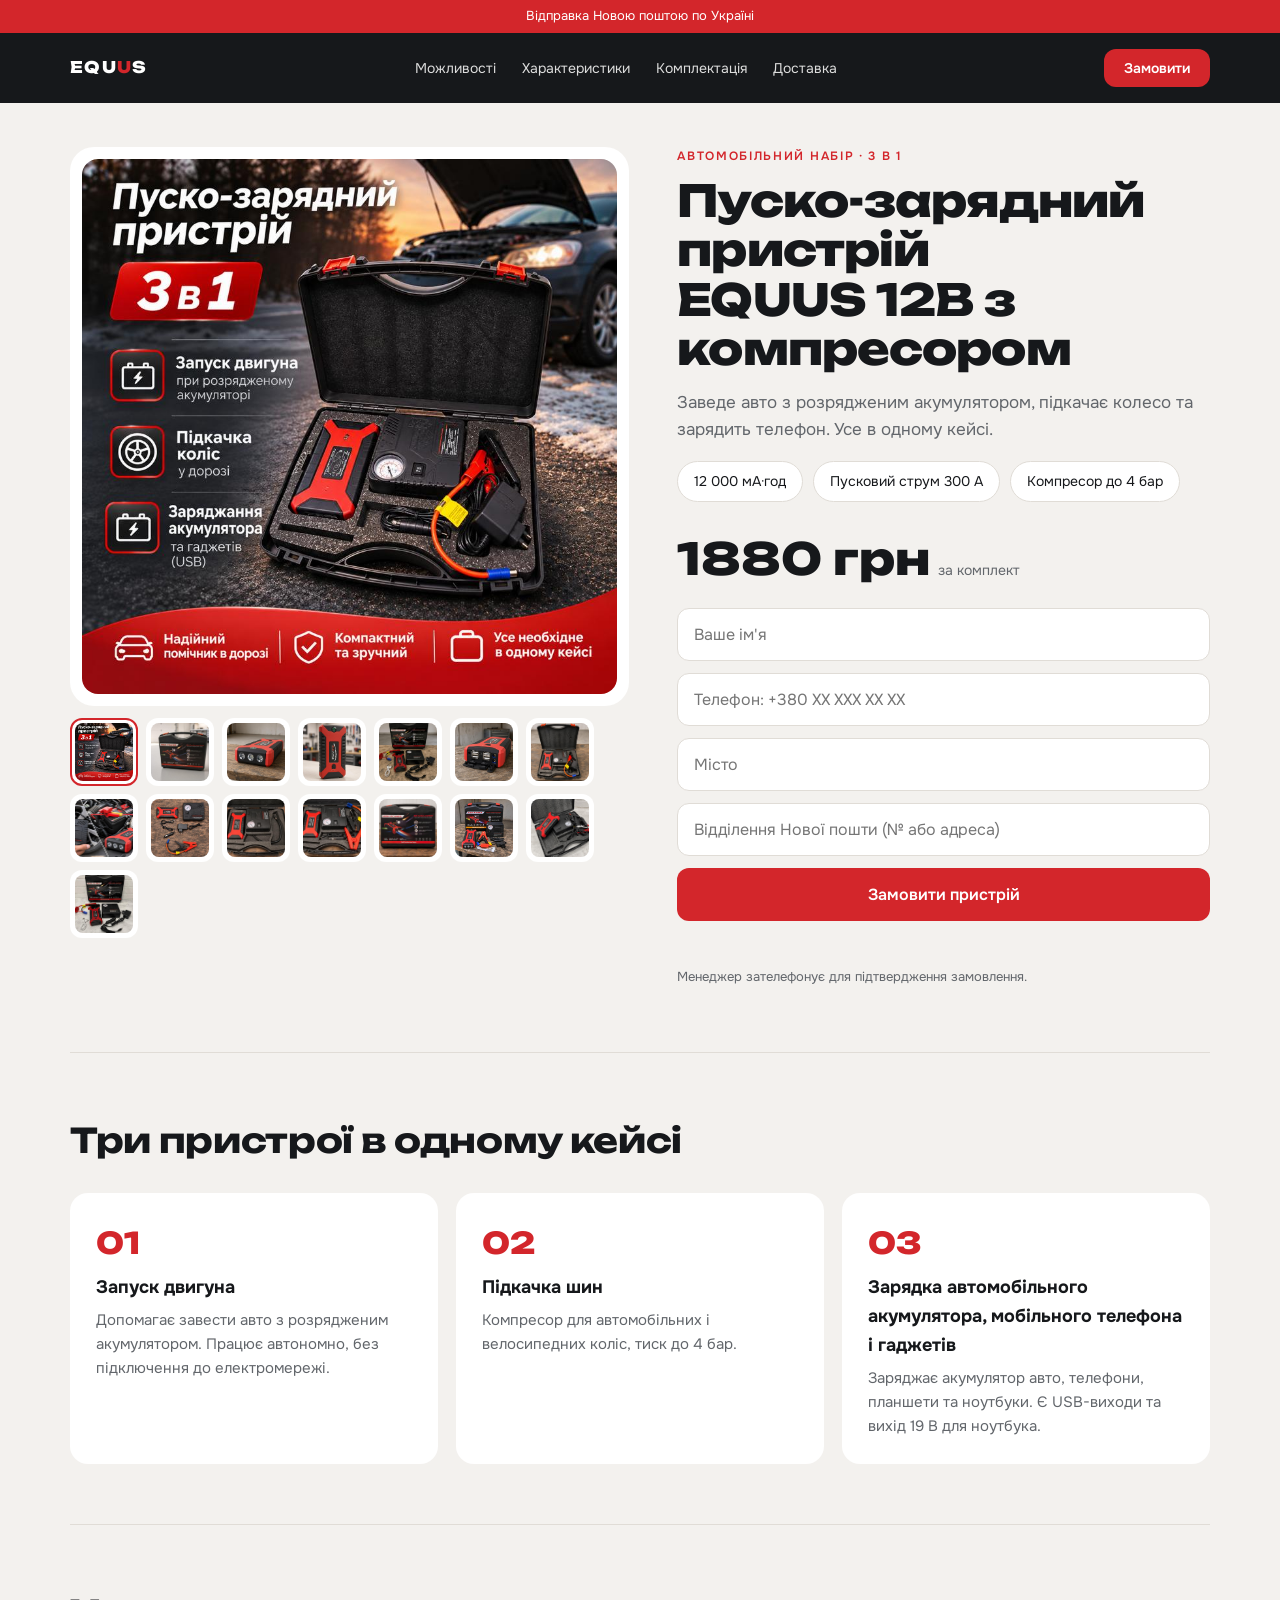
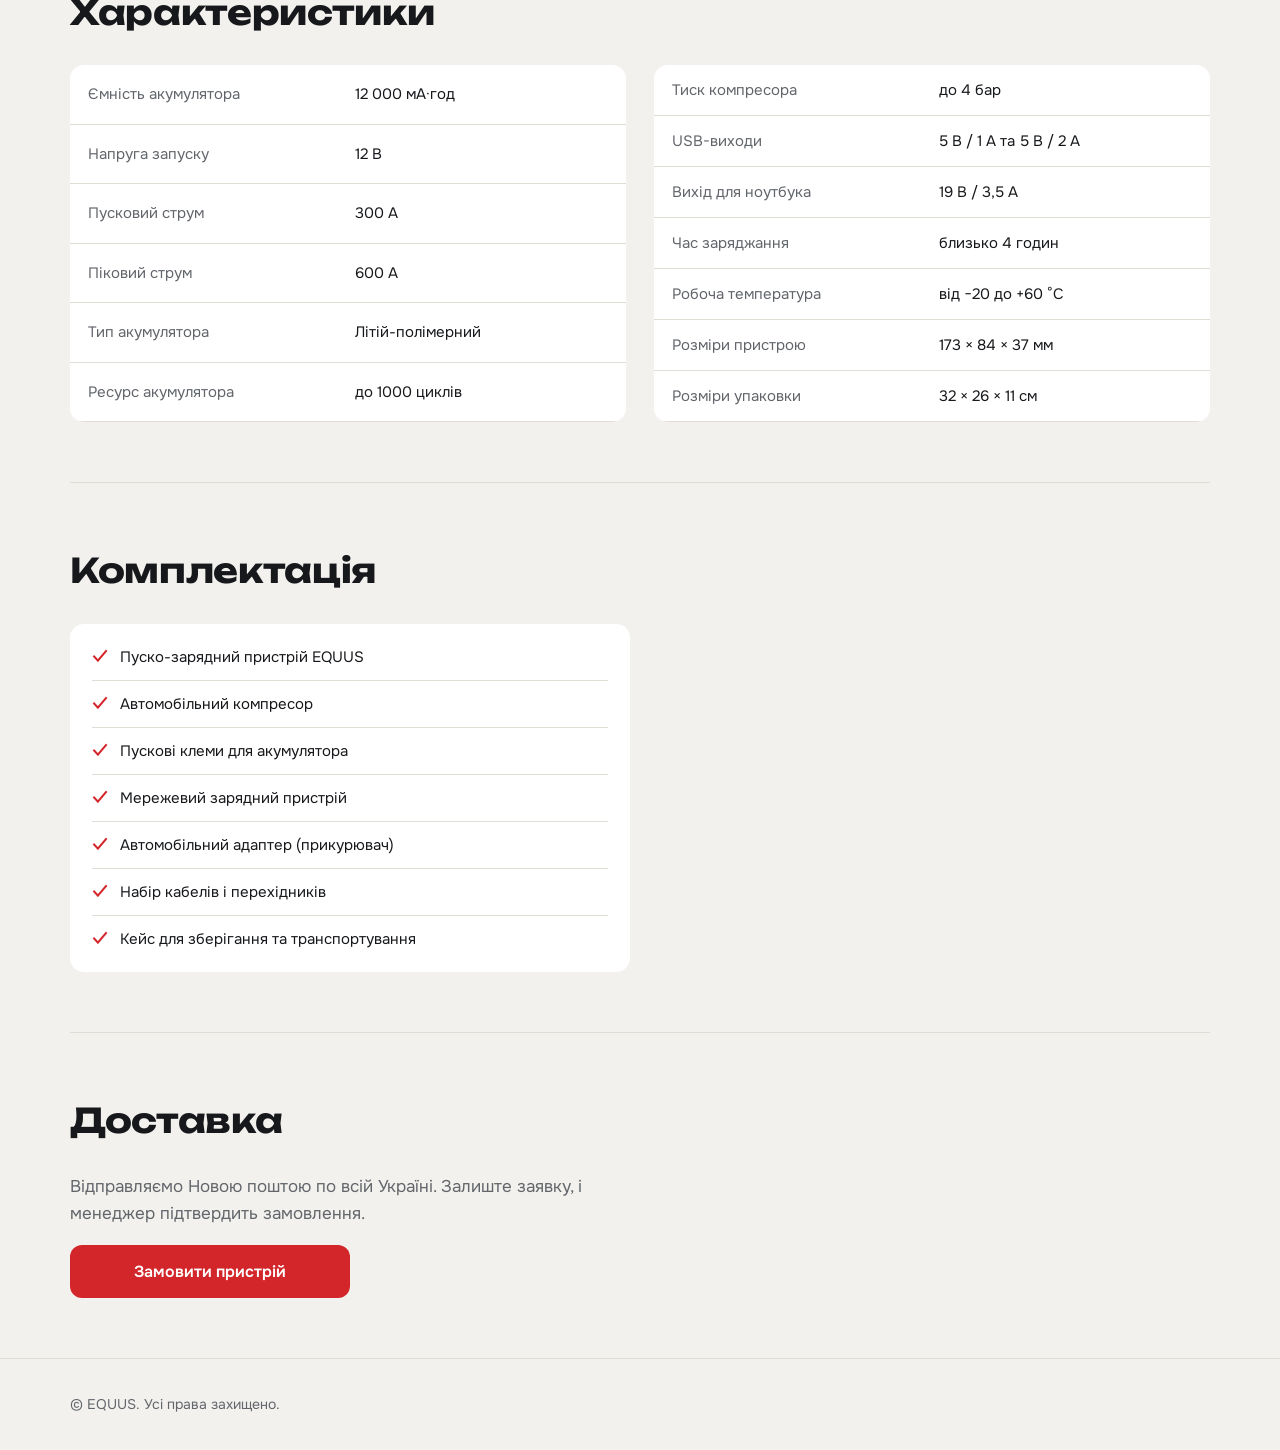
<file: index.html>
<!DOCTYPE html>
<html lang="uk">
<head>
<meta charset="utf-8">
<meta name="viewport" content="width=device-width, initial-scale=1">
<title>Пуско-зарядний пристрій EQUUS 12В з компресором 3 в 1</title>
<meta name="description" content="Запуск двигуна, підкачка коліс і зарядка гаджетів в одному кейсі. Пусковий струм 300 А. Відправка Новою поштою.">
<link rel="stylesheet" href="https://fonts.googleapis.com/css2?family=Unbounded:wght@600;800&family=Onest:wght@400;500;600&display=swap">
<link rel="stylesheet" href="style.css?v=2">
</head>
<body>
<div class="top">Відправка Новою поштою по Україні</div>
<header><div class="wrap">
  <div class="logo">EQU<i>U</i>S</div>
  <nav><a href="#features">Можливості</a><a href="#specs">Характеристики</a><a href="#kit">Комплектація</a><a href="#delivery">Доставка</a></nav>
  <a class="btn sm" href="#order">Замовити</a>
</div></header>

<main class="wrap">
<div class="hero">
  <div>
    <div class="stage"><img id="big" alt="Пуско-зарядний пристрій EQUUS 3 в 1"></div>
    <div class="th" id="th"></div>
  </div>
  <div id="order">
    <div class="kicker">Автомобільний набір · 3 в 1</div>
    <h1>Пуско-зарядний пристрій <span class="nw">EQUUS&nbsp;12В</span> з компресором</h1>
    <p class="lead">Заведе авто з розрядженим акумулятором, підкачає колесо та зарядить телефон. Усе в одному кейсі.</p>
    <div class="chips"><span>12 000 мА·год</span><span>Пусковий струм 300 А</span><span>Компресор до 4 бар</span></div>
    <div class="price" id="price" hidden></div>
    <form id="f" novalidate>
      <input name="name" id="name" placeholder="Ваше ім'я" autocomplete="name" required minlength="2">
      <input name="phone" id="phone" type="tel" placeholder="Телефон: +380 XX XXX XX XX" autocomplete="tel" required pattern="^\+?[0-9\s\-()]{10,17}$">
      <input name="city" id="city" placeholder="Місто" autocomplete="address-level2" required minlength="2">
      <input name="branch" id="branch" placeholder="Відділення Нової пошти (№ або адреса)" autocomplete="off" required>
      <input type="text" id="hp" tabindex="-1" autocomplete="off" style="position:absolute;left:-9999px" aria-hidden="true">
      <button class="btn" id="btn" type="submit">Замовити пристрій</button>
      <div id="msg" role="status"></div>
      <p class="note">Менеджер зателефонує для підтвердження замовлення.</p>
    </form>
  </div>
</div>

<section class="sec" id="features">
  <h2>Три пристрої в одному кейсі</h2>
  <div class="grid">
    <div class="card"><span class="num">01</span><b>Запуск двигуна</b><p>Допомагає завести авто з розрядженим акумулятором. Працює автономно, без підключення до електромережі.</p></div>
    <div class="card"><span class="num">02</span><b>Підкачка шин</b><p>Компресор для автомобільних і велосипедних коліс, тиск до 4 бар.</p></div>
    <div class="card"><span class="num">03</span><b>Зарядка автомобільного акумулятора, мобільного телефона і гаджетів</b><p>Заряджає акумулятор авто, телефони, планшети та ноутбуки. Є USB-виходи та вихід 19 В для ноутбука.</p></div>
  </div>
</section>

<section class="sec" id="specs">
  <h2>Характеристики</h2>
  <div class="two">
    <table>
      <tr><td>Ємність акумулятора</td><td>12 000 мА·год</td></tr>
      <tr><td>Напруга запуску</td><td>12 В</td></tr>
      <tr><td>Пусковий струм</td><td>300 А</td></tr>
      <tr><td>Піковий струм</td><td>600 А</td></tr>
      <tr><td>Тип акумулятора</td><td>Літій-полімерний</td></tr>
      <tr><td>Ресурс акумулятора</td><td>до 1000 циклів</td></tr>
    </table>
    <table>
      <tr><td>Тиск компресора</td><td>до 4 бар</td></tr>
      <tr><td>USB-виходи</td><td>5 В / 1 А та 5 В / 2 А</td></tr>
      <tr><td>Вихід для ноутбука</td><td>19 В / 3,5 А</td></tr>
      <tr><td>Час заряджання</td><td>близько 4 годин</td></tr>
      <tr><td>Робоча температура</td><td>від −20 до +60 °C</td></tr>
      <tr><td>Розміри пристрою</td><td>173 × 84 × 37 мм</td></tr>
      <tr><td>Розміри упаковки</td><td>32 × 26 × 11 см</td></tr>
    </table>
  </div>
</section>

<section class="sec" id="kit">
  <h2>Комплектація</h2>
  <ul class="list" style="max-width:560px">
    <li>Пуско-зарядний пристрій EQUUS</li><li>Автомобільний компресор</li><li>Пускові клеми для акумулятора</li><li>Мережевий зарядний пристрій</li><li>Автомобільний адаптер (прикурювач)</li><li>Набір кабелів і перехідників</li><li>Кейс для зберігання та транспортування</li>
  </ul>
</section>

<section class="sec" id="delivery">
  <h2>Доставка</h2>
  <p class="lead" style="max-width:560px">Відправляємо Новою поштою по всій Україні. Залиште заявку, і менеджер підтвердить замовлення.</p>
  <a class="btn" style="max-width:280px" href="#order">Замовити пристрій</a>
</section>
</main>
<footer><div class="wrap">© EQUUS. Усі права захищено.</div></footer>

<script src="js/config.js?v=2"></script>
<script src="js/pixel.js?v=2"></script>
<script src="js/main.js?v=2"></script>
</body>
</html>
</file>
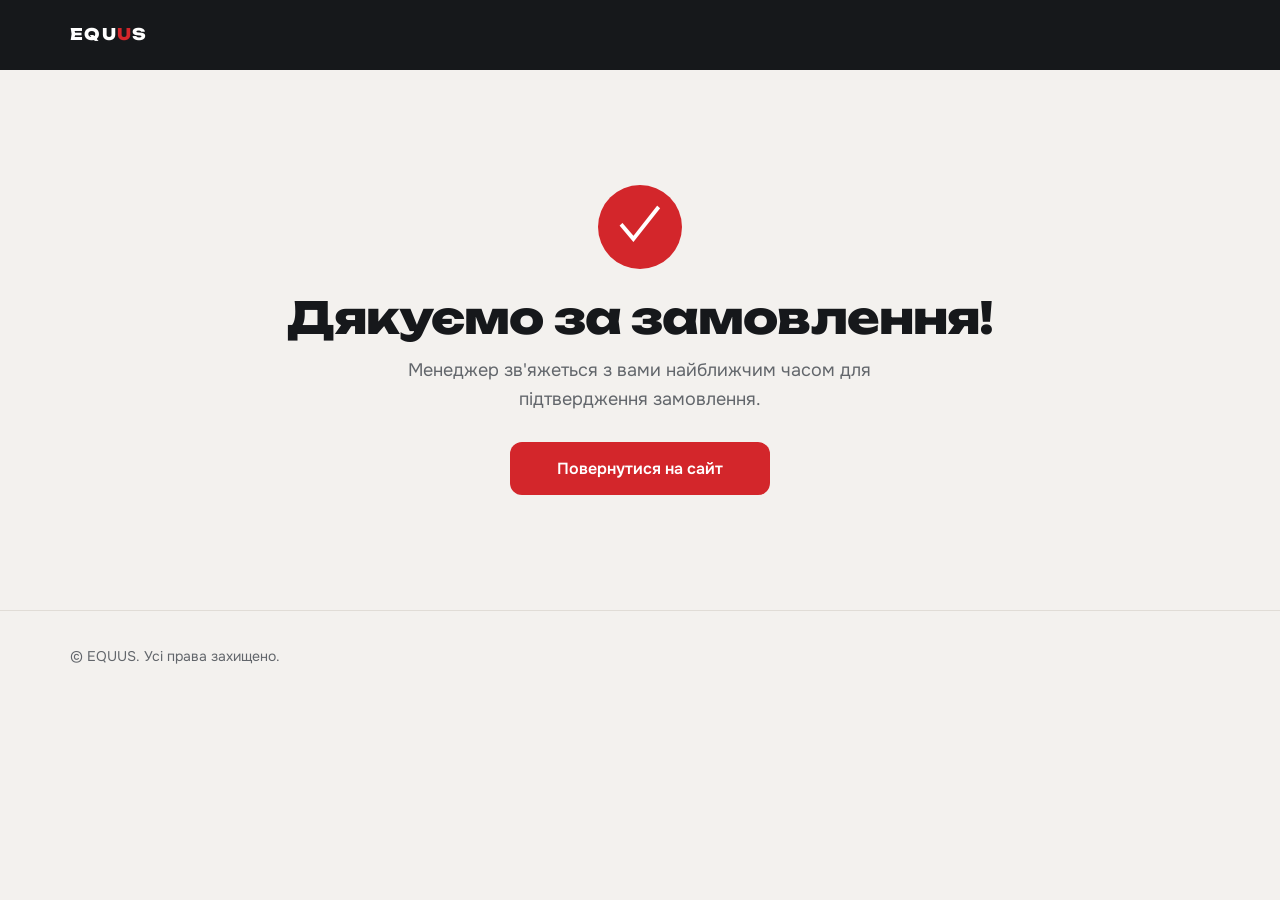
<file: thanks.html>
<!DOCTYPE html>
<html lang="uk">
<head>
<meta charset="utf-8">
<meta name="viewport" content="width=device-width, initial-scale=1">
<meta name="robots" content="noindex">
<title>Дякуємо за замовлення — EQUUS</title>
<link rel="stylesheet" href="https://fonts.googleapis.com/css2?family=Unbounded:wght@600;800&family=Onest:wght@400;500;600&display=swap">
<link rel="stylesheet" href="style.css?v=2">
</head>
<body data-page="thanks">
<header><div class="wrap">
  <a class="logo" href="index.html" style="color:#fff;text-decoration:none">EQU<i>U</i>S</a>
</div></header>
<main class="wrap">
  <div class="thanks">
    <div>
      <div class="ok-icon" aria-hidden="true">✓</div>
      <h1>Дякуємо за замовлення!</h1>
      <p>Менеджер зв'яжеться з вами найближчим часом для підтвердження замовлення.</p>
      <a class="btn" href="index.html">Повернутися на сайт</a>
    </div>
  </div>
</main>
<footer><div class="wrap">© EQUUS. Усі права захищено.</div></footer>
<script src="js/config.js?v=2"></script>
<script src="js/pixel.js?v=2"></script>
</body>
</html>
</file>
<file: style.css>
:root{--bg:#f3f1ee;--ink:#16181b;--red:#d3262b;--red2:#a91c20;--mute:#62666b;--line:#e0dcd6;--dark:#16181b}
*{box-sizing:border-box;margin:0}
html{scroll-behavior:smooth}
body{font-family:Onest,system-ui,sans-serif;background:var(--bg);color:var(--ink);line-height:1.6}
.wrap{max-width:1180px;margin:0 auto;padding:0 20px}
.top{background:var(--red);color:#fff;text-align:center;font-size:13px;padding:6px}
header{background:var(--dark);color:#fff}
header .wrap{display:flex;align-items:center;justify-content:space-between;height:70px;gap:16px}
.logo{font-family:Unbounded,sans-serif;font-weight:800;letter-spacing:.08em}
.logo i{color:var(--red);font-style:normal}
nav{display:flex;gap:26px;font-size:14px}
nav a{color:#ddd;text-decoration:none}
.btn{display:inline-block;border:0;cursor:pointer;background:var(--red);color:#fff;font:600 16px Onest,sans-serif;padding:16px 28px;border-radius:12px;text-decoration:none;width:100%;text-align:center}
.btn:hover{background:var(--red2)}
.btn:disabled{opacity:.6;cursor:wait}
.btn.sm{width:auto;padding:10px 20px;font-size:14px}
.hero{display:grid;grid-template-columns:1.05fr 1fr;gap:48px;padding:44px 0 64px;align-items:start}
.stage{background:#fff;border-radius:24px;padding:12px;display:grid;place-items:center;aspect-ratio:1/1;overflow:hidden}
.stage img{width:100%;height:100%;object-fit:contain;border-radius:16px}
.th{display:flex;flex-wrap:wrap;gap:8px;margin-top:12px}
.th button{width:68px;height:68px;border:2px solid transparent;border-radius:12px;background:#fff;padding:3px;cursor:pointer}
.th button[aria-pressed=true]{border-color:var(--red)}
.th img{width:100%;height:100%;object-fit:cover;border-radius:8px;display:block}
.kicker{font-size:12px;letter-spacing:.14em;font-weight:600;color:var(--red);text-transform:uppercase}
h1{font-family:Unbounded,sans-serif;font-weight:800;font-size:clamp(28px,3.6vw,44px);line-height:1.12;letter-spacing:-.02em;margin:10px 0 16px}
.lead{color:var(--mute);font-size:17px;margin-bottom:18px}
.chips{display:flex;flex-wrap:wrap;gap:10px;margin-bottom:22px}
.chips span{border:1px solid var(--line);background:#fff;border-radius:99px;padding:8px 16px;font-size:14px}
.price{font-family:Unbounded,sans-serif;font-weight:800;font-size:44px;margin-bottom:6px}
.price small{font:400 14px Onest;color:var(--mute);margin-left:8px}
form{display:grid;gap:12px;margin-top:14px}
input{width:100%;font:16px Onest,sans-serif;padding:15px 16px;border:1.5px solid var(--line);border-radius:12px;background:#fff}
input:invalid:not(:placeholder-shown){border-color:#b3433f}
input:focus-visible,.btn:focus-visible,.th button:focus-visible{outline:3px solid var(--red);outline-offset:2px}
.note{font-size:13px;color:var(--mute)}
#msg{font-size:15px;min-height:22px;font-weight:600}
#msg.ok{color:#1d7a46}#msg.err{color:#b3433f}
section.sec{padding:60px 0;border-top:1px solid var(--line)}
h2{font-family:Unbounded,sans-serif;font-size:clamp(24px,3vw,34px);margin-bottom:26px;letter-spacing:-.01em}
.grid{display:grid;grid-template-columns:repeat(3,1fr);gap:18px}
.card{background:#fff;border-radius:18px;padding:26px}
.card b{display:block;margin-bottom:6px;font-size:18px}
.card p{color:var(--mute);font-size:15px}
.num{font-family:Unbounded,sans-serif;font-weight:800;color:var(--red);font-size:30px;display:block;margin-bottom:6px}
.two{display:grid;grid-template-columns:1fr 1fr;gap:28px}
table{width:100%;border-collapse:collapse;background:#fff;border-radius:14px;overflow:hidden}
td{padding:13px 18px;border-bottom:1px solid var(--line);font-size:15px}td:first-child{color:var(--mute);width:48%}
ul.list{list-style:none;padding:0;background:#fff;border-radius:14px;padding:10px 22px}
ul.list li{padding:11px 0 11px 28px;border-bottom:1px solid var(--line);position:relative;font-size:15px}
ul.list li:last-child{border:0}
ul.list li:before{content:"✓";position:absolute;left:0;color:var(--red);font-weight:700}
footer{padding:34px 0;color:var(--mute);font-size:14px;border-top:1px solid var(--line)}
@media(max-width:860px){.hero,.two{grid-template-columns:1fr;gap:28px}.grid{grid-template-columns:1fr}nav{display:none}}

/* Сторінка подяки */
.thanks{min-height:60vh;display:grid;place-items:center;text-align:center;padding:64px 0}
.thanks .ok-icon{width:84px;height:84px;border-radius:50%;background:var(--red);color:#fff;display:grid;place-items:center;font-size:44px;margin:0 auto 24px}
.thanks h1{margin:0 0 14px}
.thanks p{color:var(--mute);font-size:18px;max-width:520px;margin:0 auto 28px}
.thanks .btn{max-width:260px}

.nw{white-space:nowrap}
</file>
